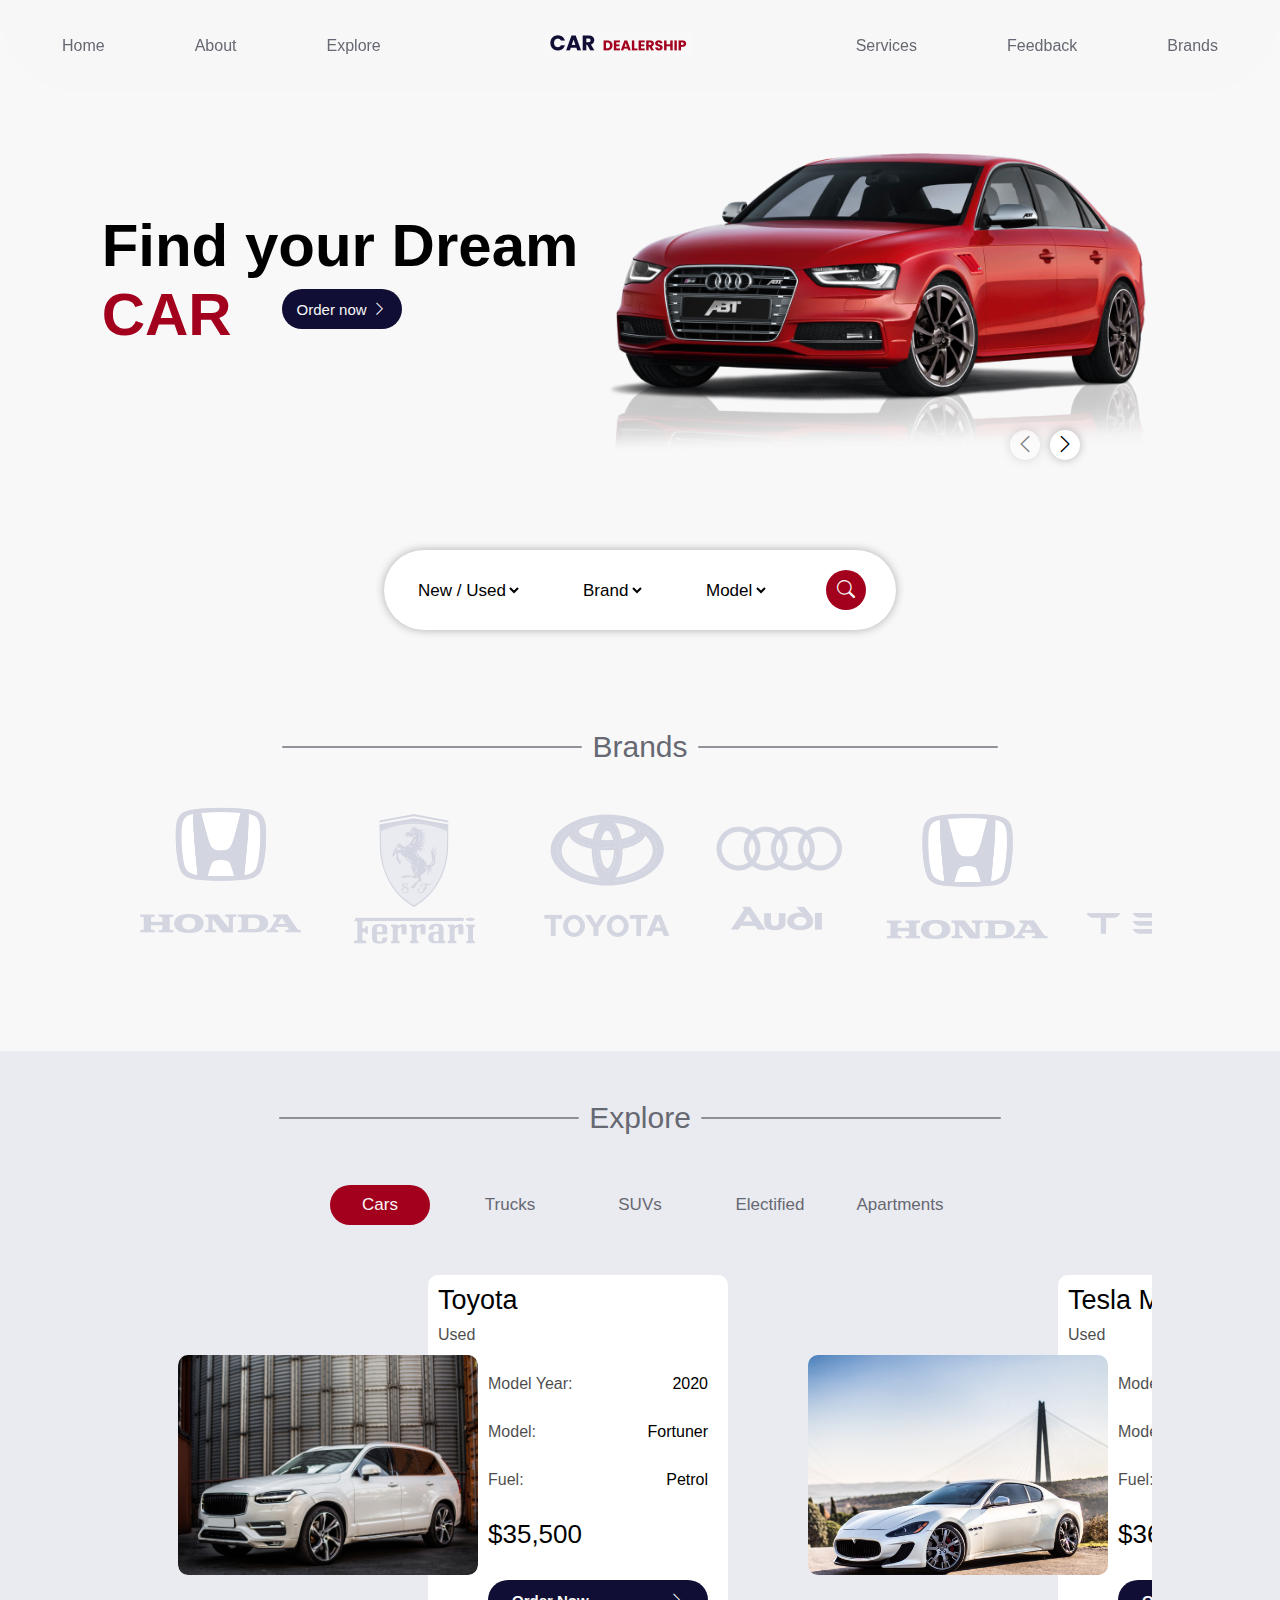
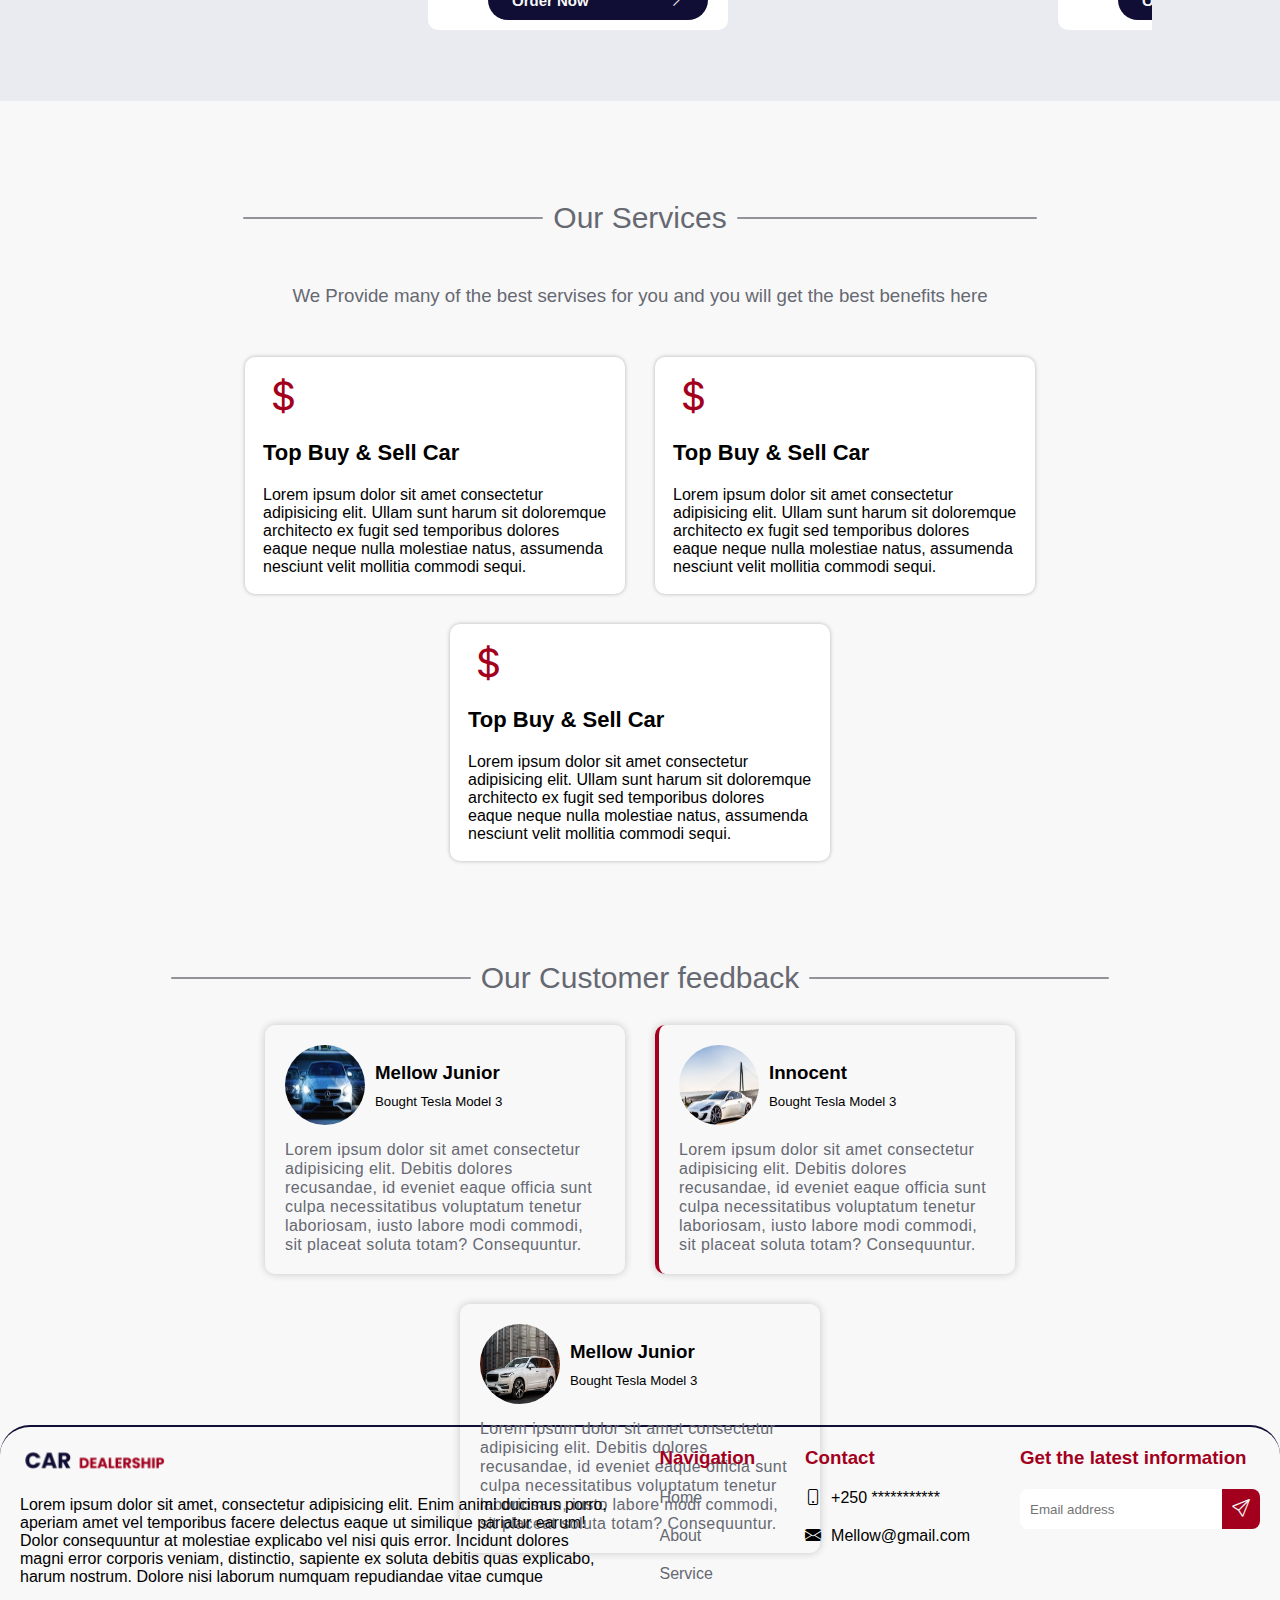
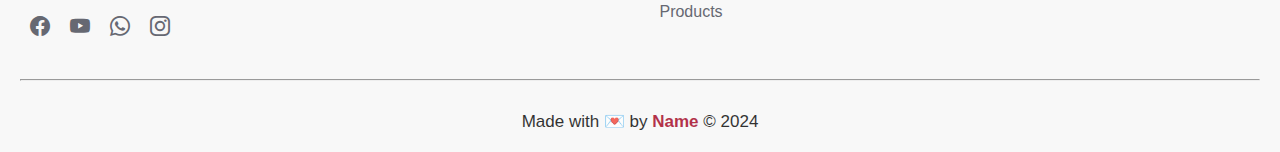
<file: index.html>
<!DOCTYPE html>
<html lang="en">
<head>
    <meta charset="UTF-8">
    <meta name="viewport" content="width=device-width, initial-scale=1.0">
    <title>Cars</title>
    <link rel="stylesheet" href="assets/css/main.css">
    <link rel="stylesheet" href="assets/vendor/icons/bootstrap-icons.css">
</head>
<body>
    <header>
        <nav>
            <div class="nav left-cont">
                <a href="#hero" class="nav-link">Home</a>
                <a href="#feedback" class="nav-link">About</a>
                <a href="#product" class="nav-link">Explore</a>
            </div>
            <div class="middel-cont">
                <img src="assets/img/logo.png" alt="logo-img">
            </div>
            <div class="nav right-cont">
                <a href="#product" class="nav-link">Services</a>
                <a href="#feedback" class="nav-link">Feedback</a>
                <a href="#brands" class="nav-link">Brands</a>
            </div>
        </nav>
    </header>

    <section class="hero" id="hero">
        <div class="text">
            <h3>
                Find your Dream<br><span>CAR</span>
                <button class="btn-drk">Order now <i class="bi bi-chevron-right"></i></button>
            </h3>
        </div>
        <div class="img-cont"></div>
        <div class="controls">
            <button class="control-left disabled"><i class="bi bi-chevron-left"></i></button>
            <button class="control-right"><i class="bi bi-chevron-right"></i></button>
        </div>

    </section>

    <section class="filter-cont">
        <div class="filter">
            <div class="filter-options">
                <select>
                    <option value="">New / Used</option>
                </select>
            </div>

            <div class="filter-options">
                <select>
                    <option value="">Brand</option>
                </select>
            </div>

            <div class="filter-options">
                <select>
                    <option value="">Model</option>
                </select>
            </div>

            <button class="search-btn"><i class="bi bi-search"></i></button>
        </div>
    </section>

    <section class="brands-section" id="brands">
        <div class="content">
            <div class="title">
                <div class="line"></div>
                <h3>Brands</h3>
                <div class="line"></div>
            </div>

            <div class="brands-container">
                <img src="assets/img/brands/b1.png" alt="brand-img">
                <img src="assets/img/brands/b2.png" alt="brand-img">
                <img src="assets/img/brands/b3.png" alt="brand-img">
                <img src="assets/img/brands/b4.png" alt="brand-img">
                <img src="assets/img/brands/b5.png" alt="brand-img">
                <img src="assets/img/brands/b6.png" alt="brand-img">
            </div>
        </div>
    </section>

    <section class="products-section" id="product">
        <div class="content">
            <div class="title">
                <div class="line"></div>
                <h3>Explore</h3>
                <div class="line"></div>
            </div>

            <div class="filters">
                <a href="#" class="filter active">Cars</a>
                <a href="#" class="filter">Trucks</a>
                <a href="#" class="filter">SUVs</a>
                <a href="#" class="filter">Electified</a>
                <a href="#" class="filter">Apartments</a>
            </div>

            <div class="products-container">
                <div class="product">
                    <div class="img"><img src="assets/img/pic2.png" alt="product-img"></div>
                    <div class="details">
                        <div class="top">
                            <h3>Toyota </h3>
                            <p class="fade">Used</p>
                        </div>

                        <div class="other">
                            <div class="det">
                                <p class="fade">Model Year:</p>
                                <p>2020</p>
                            </div>

                            <div class="det">
                                <p class="fade">Model:</p>
                                <p>Fortuner</p>
                            </div>

                            <div class="det">
                                <p class="fade">Fuel:</p>
                                <p>Petrol</p>
                            </div>

                            <div class="price">
                                $35,500
                            </div>

                            <button class="btn-drk">Order Now <i class="bi bi-chevron-right"></i></button>
                        </div>
                    </div>
                </div>
                <div class="product">
                    <div class="img"><img src="assets/img/pic3.png" alt="product-img"></div>
                    <div class="details">
                        <div class="top">
                            <h3>Tesla Model 3</h3>
                            <p class="fade">Used</p>
                        </div>

                        <div class="other">
                            <div class="det">
                                <p class="fade">Model Year:</p>
                                <p>2023</p>
                            </div>

                            <div class="det">
                                <p class="fade">Model:</p>
                                <p>LC76</p>
                            </div>

                            <div class="det">
                                <p class="fade">Fuel:</p>
                                <p>Electic</p>
                            </div>

                            <div class="price">
                                $36,620
                            </div>

                            <button class="btn-drk">Order Now <i class="bi bi-chevron-right"></i></button>
                        </div>
                    </div>
                </div>

                <div class="product">
                    <div class="img"><img src="assets/img/pic4.png" alt="product-img"></div>
                    <div class="details">
                        <div class="top">
                            <h3>Mercedes Benz AMG</h3>
                            <p class="fade">New</p>
                        </div>

                        <div class="other">
                            <div class="det">
                                <p class="fade">Model Year:</p>
                                <p>2019</p>
                            </div>

                            <div class="det">
                                <p class="fade">Model:</p>
                                <p>C300</p>
                            </div>

                            <div class="det">
                                <p class="fade">Fuel:</p>
                                <p>Petroleum</p>
                            </div>

                            <div class="price">
                                $50,000
                            </div>

                            <button class="btn-drk">Order Now <i class="bi bi-chevron-right"></i></button>
            </div>
        </div>
        
    </section>

    <section class="services-section" id="service">
        <div class="content">
            <div class="title">
                <div class="line"></div>
                <h3>Our Services</h3>
                <div class="line"></div>
            </div>
            <h3 class="sub-head">We Provide many of the best servises for you and you will get the best benefits here</h3>
            <div class="services-container">
                <div class="service">
                    <i class="bi bi-currency-dollar"></i>
                    <h3>Top Buy & Sell Car</h3>
                    <p>Lorem ipsum dolor sit amet consectetur adipisicing elit. Ullam sunt harum sit doloremque architecto ex fugit sed temporibus dolores eaque neque nulla molestiae natus, assumenda nesciunt velit mollitia commodi sequi.</p>
                </div>

                <div class="service">
                    <i class="bi bi-currency-dollar"></i>
                    <h3>Top Buy & Sell Car</h3>
                    <p>Lorem ipsum dolor sit amet consectetur adipisicing elit. Ullam sunt harum sit doloremque architecto ex fugit sed temporibus dolores eaque neque nulla molestiae natus, assumenda nesciunt velit mollitia commodi sequi.</p>
                </div>

                <div class="service">
                    <i class="bi bi-currency-dollar"></i>
                    <h3>Top Buy & Sell Car</h3>
                    <p>Lorem ipsum dolor sit amet consectetur adipisicing elit. Ullam sunt harum sit doloremque architecto ex fugit sed temporibus dolores eaque neque nulla molestiae natus, assumenda nesciunt velit mollitia commodi sequi.</p>
                </div>
                
            </div>
        </div>
    </section>

    <section class="feedback-section" id="feedback">
        <div class="content">
            <div class="title">
                <div class="line"></div>
                <h3>Our Customer feedback</h3>
                <div class="line"></div>
            </div>

            <div class="feedback-container">
                
                <div class="feedback">
                    <div class="profile">
                        <img src="assets/img/pic4.png" alt="profile-img">
                        <div class="profile-details">
                            <h3>Mellow Junior</h3>
                            <h5>Bought Tesla Model 3 </h5>
                        </div>
                    </div>
                    <p>Lorem ipsum dolor sit amet consectetur adipisicing elit. Debitis dolores recusandae, id eveniet eaque officia sunt culpa necessitatibus voluptatum tenetur laboriosam, iusto labore modi commodi, sit placeat soluta totam? Consequuntur.</p>
                </div>

                <div class="feedback active">
                    <div class="profile">
                        <img src="assets/img/pic3.png" alt="profile-img">
                        <div class="profile-details">
                            <h3>Innocent</h3>
                            <h5>Bought Tesla Model 3 </h5>
                        </div>
                    </div>
                    <p>Lorem ipsum dolor sit amet consectetur adipisicing elit. Debitis dolores recusandae, id eveniet eaque officia sunt culpa necessitatibus voluptatum tenetur laboriosam, iusto labore modi commodi, sit placeat soluta totam? Consequuntur.</p>
                </div>
                
                <div class="feedback">
                    <div class="profile">
                        <img src="assets/img/pic2.png" alt="profile-img">
                        <div class="profile-details">
                            <h3>Mellow Junior</h3>
                            <h5>Bought Tesla Model 3 </h5>
                        </div>
                    </div>
                    <p>Lorem ipsum dolor sit amet consectetur adipisicing elit. Debitis dolores recusandae, id eveniet eaque officia sunt culpa necessitatibus voluptatum tenetur laboriosam, iusto labore modi commodi, sit placeat soluta totam? Consequuntur.</p>
                </div>
                
            </div>
        </div>
    </section>

    <footer class="footer">
        <div class="pts">
            <div class="pt pt-1">
                <img src="assets/img/logo.png" alt="logo-img">
                <p>Lorem ipsum dolor sit amet, consectetur adipisicing elit. Enim animi ducimus porro, aperiam amet vel temporibus facere delectus eaque ut similique pariatur earum! Dolor consequuntur at molestiae explicabo vel nisi quis error. Incidunt dolores magni error corporis veniam, distinctio, sapiente ex soluta debitis quas explicabo, harum nostrum. Dolore nisi laborum numquam repudiandae vitae cumque </p>
                <div class="social-links">
                    <a href="#"><i class="bi bi-facebook"></i></a>
                    <a href="#"><i class="bi bi-youtube"></i></a>
                    <a href="#"><i class="bi bi-whatsapp"></i></a>
                    <a href="#"><i class="bi bi-instagram"></i></a>
                </div>
            </div>
            <div class="pt pt-2">
                <h3><span>Navigation</span></h3>
                <div class="navs">
                    <a href="#hero">Home</a>
                    <a href="#contact">About</a>
                    <a href="#portifolio">Service</a>
                    <a href="#portifolio">Products</a>
                </div>
            </div>
            <div class="pt pt-3">
                <h3><span>Contact</span></h3>
                <div class="navs">
                    <p><i class="bi bi-phone"></i> +250 ***********</p>
                    <p><i class="bi bi-envelope-fill"></i> Mellow@gmail.com</p>
                </div>
            </div>
            <div class="pt pt-4">
                <h3><span>Get the latest information</span></h3>
                <div class="inp-group">
                    <input type="email" placeholder="Email address">
                    <button><i class="bi bi-send"></i></button>
                </div>
            </div>
        </div>

        <hr>
        
        <p class="footer-text">Made with 💌 by <b><span>Name</span></b> &copy; 2024</p>
    </footer>
</body>
</html>
</file>
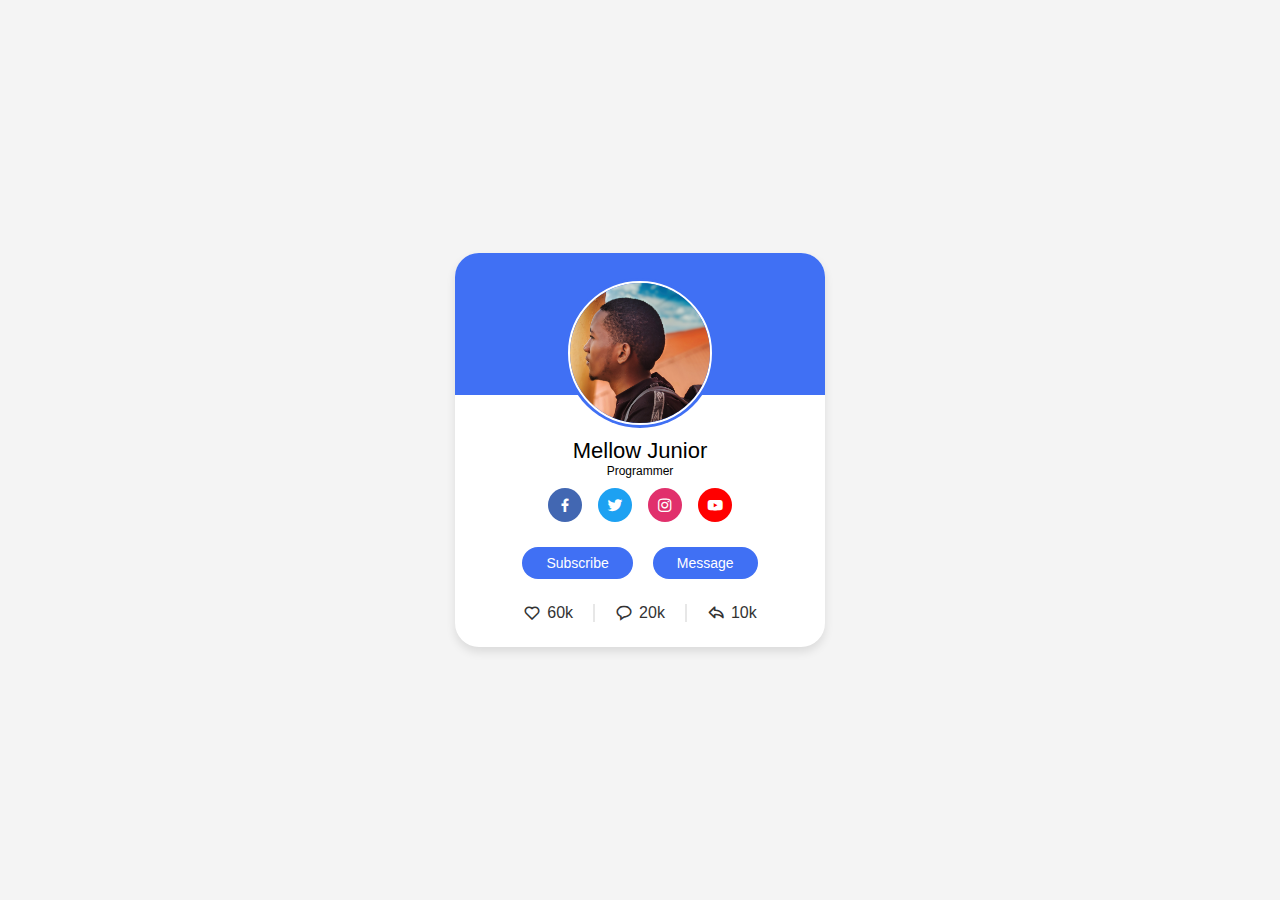
<file: @tut/index.html>
<!DOCTYPE html>
<html>
<head>
	<meta charset="utf-8">
	<meta name="viewport" content="width=device-width, initial-scale=1">
	<title>Profile Card</title>
	<link rel="stylesheet" type="text/css" href="main.css">
	<link href='https://unpkg.com/boxicons@2.1.4/css/boxicons.min.css' rel='stylesheet'>

</head>
<body>
	<div class="profile-card">
		<div class="image">
			<img src="profile.jpg" class="profile-img">
		</div>

		<div class="text-data">
			<span class="name">Mellow Junior</span>
			<span class="job">Programmer</span>
		</div>

		<div class="media-buttons">
			<a href="#" class="link" style="background: #4267b2;">
				<i class='bx bxl-facebook'></i>
			</a>
			<a href="#" class="link" style="background: #1da1f2">
				<i class='bx bxl-twitter'></i>
			</a>
			<a href="#" class="link" style="background: #e1306c;">
				<i class='bx bxl-instagram'></i>
			</a>
			<a href="#" class="link" style="background: #ff0000;">
				<i class='bx bxl-youtube'></i>
			</a>
		</div>

		<div class="buttons">
			<button class="button">Subscribe</button>
			<button class="button">Message</button>
		</div>

		<div class="analytics">
			<div class="data">
				<i class='bx bx-heart'></i>
				<span class="number">60k</span>
			</div>
			<div class="data">
				<i class='bx bx-message-rounded'></i>
				<span class="number">20k</span>
			</div>
			<div class="data">
				<i class='bx bx-share'></i>
				<span class="number">10k</span>
			</div>
		</div>
	</div>
</body>
</html>
</file>
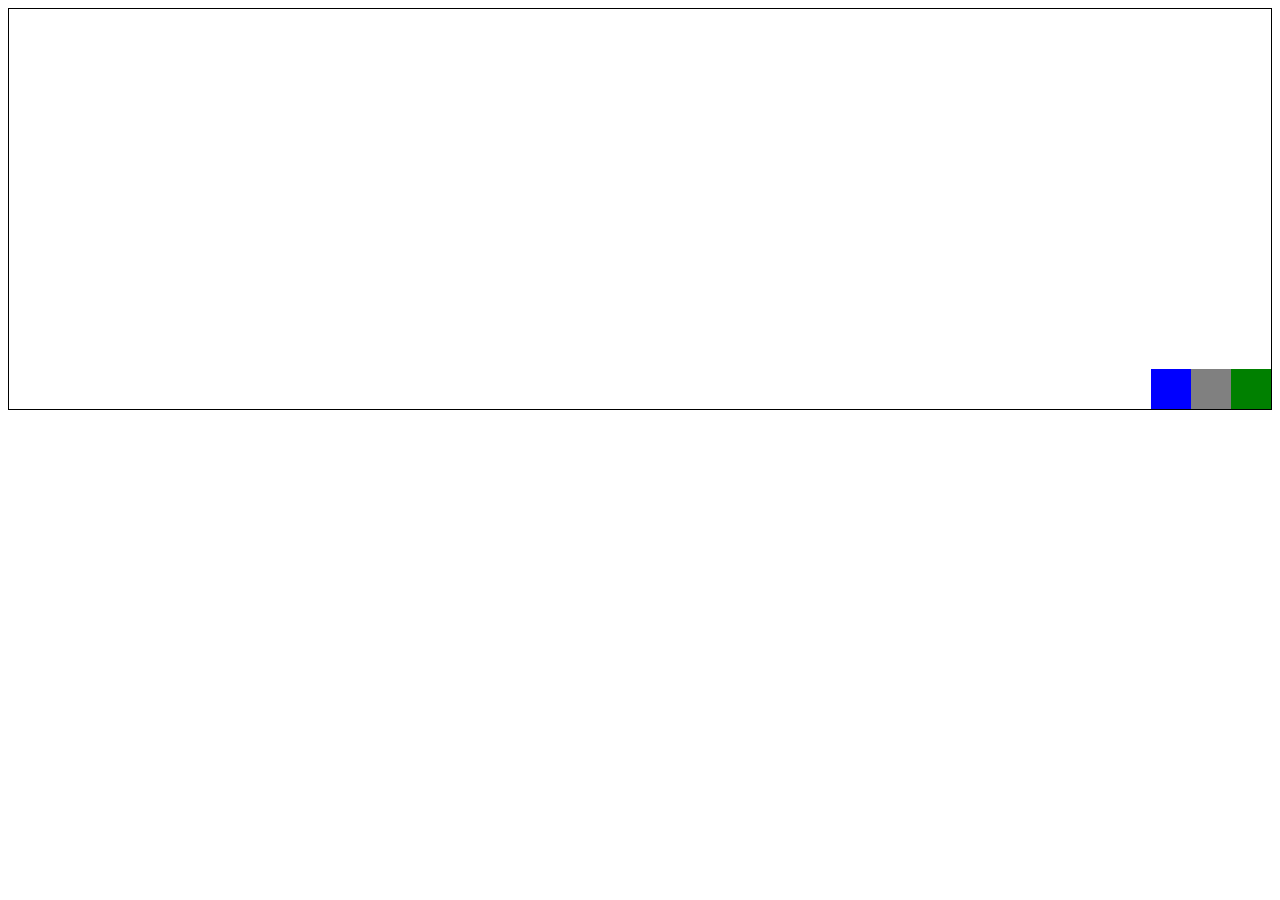
<file: flexbox/index.html>
<!DOCTYPE html>
<html>
<head>
	<meta charset="utf-8">
	<meta name="viewport" content="width=device-width, initial-scale=1">
	<title>Flex box</title>
	<link rel="stylesheet" type="text/css" href="main.css">
</head>
<body>
	<div class="container">
		<div class="box item-1"></div>
		<div class="box item-2"></div>
		<div class="box item-3"></div>
	</div>
</body>
</html>
</file>
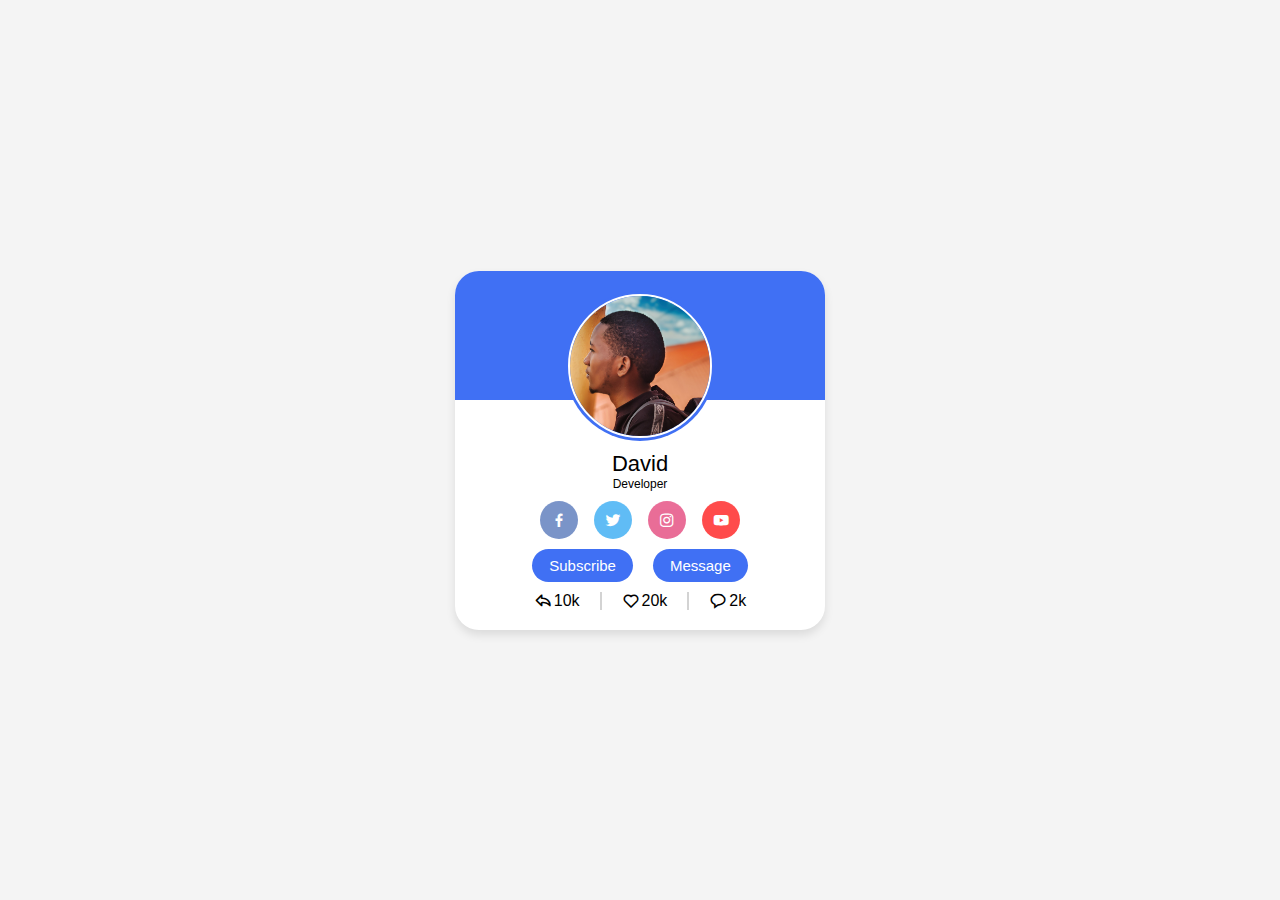
<file: attempts/at_1/index.html>
<!DOCTYPE html>
<html>
<head>
	<meta charset="utf-8">
	<meta name="viewport" content="width=device-width, initial-scale=1">
	<title>Profile Card</title>
	<link rel="stylesheet" type="text/css" href="main.css">
	<link href='https://unpkg.com/boxicons@2.1.4/css/boxicons.min.css' rel='stylesheet'>
</head>
<body>
	<div class="profile-card">
		<div class="image">
			<img src="profile.jpg" class="profile-img">
		</div>

		<div class="text-data">
			<span class="name">David</span>
			<span class="job">Developer</span>
		</div>

		<div class="social">
			<a href="" class="button" style="background: #4267b2;"><i class="bx bxl-facebook"></i></a>
			<a href="" class="button" style="background: #1da1f2"><i class="bx bxl-twitter"></i></a>
			<a href="" class="button" style="background: #e1306c;"><i class="bx bxl-instagram"></i></a>
			<a href="" class="button" style="background: #ff0000;"><i class="bx bxl-youtube"></i></a>
		</div>

		<div class="buttons">
			<button class="button">Subscribe</button>
			<button class="button">Message</button>
		</div>

		<div class="analytics">
			<div class="data">
				<i class="bx bx-share"></i>
				<span class="number">10k</span>
			</div>

			<div class="data">
				<i class="bx bx-heart"></i>
				<span class="number">20k</span>
			</div>

			<div class="data">
				<i class="bx bx-message-rounded"></i>
				<span class="number">2k</span>
			</div>
		</div>
	</div>
</body>
</html>
</file>
<file: assets/css/main.css>
:root{
    --primary: #a2001d;
    --secondary: #100e34;
    --bg: #f8f8f8;
    --bg2: #eaebf0;
    --text: #100e34;
    --nav-text: #666872;
    --rad-sm: 10px;
    --rad-lg: 80px;
    --font: sans-serif;
}
*{
    margin: 0;
    padding: 0;
    box-sizing: border-box;
    font-family: var(--font);
}
body, html{
    background: var(--bg);
    overflow-x: hidden;
    scrollbar-width: thin;
    scroll-behavior: smooth;
}
header{
    display: flex;
    align-items: center;
    justify-content: center;
    position: fixed;
    width: 100%;
    z-index: 300;
    background: rgba(248, 248, 248, 0.1);
    backdrop-filter: blur(20px);
    border-radius: 0 0 var(--rad-lg) var(--rad-lg);
}
header nav{
    display: flex;
    justify-content: space-between;
    align-items: center;
    width: 95%;
    padding: 30px;
}
header nav .nav{
    display: flex;
    align-items: center;
    gap: 90px;
}
nav .nav a{
    text-decoration: none;
    color: var(--nav-text);
}
nav .nav a:hover{
    color: #86878b;
}
.hero{
    display: flex;
    align-items: center;
    justify-content: center;
    height: 500px;
    position: relative;
    margin-top: 50px;
}
.hero .text{
    display: flex;
    align-items: center;
}
.hero .text h3{
    font-size: 60px;
    font-weight: 900;
}
.hero .img-cont{
    content: '';
    background: url('../img/pic1.png');
    background-position: center;
    background-size: cover;
    background-repeat: no-repeat;
    /* flex: 50%; */
    width: 600px;
    height: 300px;   
}
span{
    color: var(--primary);
}
.btn-drk{
    color: var(--bg);
    background: var(--secondary);
    border-radius: var(--rad-lg);
    font-size: 15px;
    font-weight: 400;
    border: none;
    width: 120px;
    height: 40px;
    display: flex;
    gap: 5px;
    justify-content: center;
    align-items: center;
    cursor: pointer;
    transition: .2s all ease;
}
.btn-drk:hover{
    opacity: 0.9;
}
.btn-drk:active{
    transform: translateX(10px);
}
.hero .text .btn-drk{
    position: relative;
    left: 180px;
    bottom: 60px;
}
.hero .controls{
    display: flex;
    gap: 10px;
    position: absolute;
    bottom: 90px;
    right: 200px;
}
.hero .controls button{
    width: 30px;
    height: 30px;
    font-size: 20px;
    border-radius: var(--rad-lg);
    border: none;
    background: #fff;
    box-shadow: 0 0 10px rgba(0, 0, 0, 0.267);
    display: flex;
    align-items: center;
    justify-content: center;
    text-align: center;
    cursor: pointer;
    transition: .2s all ease;
}
.hero .controls .disabled{
    /* color: #666872; */
    opacity: 0.5;
}
.hero .controls button:hover{
    box-shadow: 0 0 2px 4px rgba(0, 0, 0, 0.1);
}
.filter-cont{
    display: flex;
    align-items: center;
    justify-content: center;
}
.filter-cont .filter{
    display: flex;
    align-items: center;
    justify-content: space-between;
    padding: 0 30px;
    border-radius: var(--rad-lg);
    /* gap: 50px; */
    /* background-color: #fff; */
    background-color: #fff;
    box-shadow: 0 0 10px rgba(0, 0, 0, 0.3);
    width: 40%;
    height: 80px;
}
.filter-cont .filter .filter-options{
    /* background-color: yellow; */
    height: 100%;
    display: flex;
    justify-content: center;
    align-items: center;
}
.filter-cont .filter .filter-options select{
    height: 100%;
    width: 100%;
    font-size: 17px;
    background: none;
    border: none;
    cursor: pointer;
}
.filter-cont .filter .search-btn{
    height: 40px;
    width: 40px;
    border-radius: var(--rad-lg);
    border: none;
    font-size: 18px;
    background: var(--primary);
    color: var(--bg);
    cursor: pointer;
    transition: .2s all ease;
}
.filter-cont .filter .search-btn:hover{
    opacity: 0.8;
}
.filter-cont .filter .search-btn:active{
    transform: scale(0.9);
}
.brands-section, .products-section, .services-section, .feedback-section{
    display: flex;
    /* align-items: center; */
    justify-content: center;
    margin: 100px 0;
}
.brands-section .content, .products-section .content, .services-section .content, .feedback-section .content{
    display: flex;
    flex-direction: column;
    gap: 30px;
    width: 80%;
}
.title{
    display: flex;
    align-items: center;
    justify-content: center;
    gap: 10px;
}
.title h3{
    font-size: 30px;
    color: var(--nav-text);
    font-weight: 100;
}
.title .line{
    width: 300px;
    height: 2px;
    background: var(--nav-text);
    opacity: 0.7;
    border-radius: var(--rad-lg);
}
.brands-section .content .brands-container{
    display: flex;
    align-items: center;
    gap: 20px;
    overflow-x: auto;
}
.products-section{
    background-color: var(--bg2);
    padding: 50px 0;
    height: 650px;
}
.products-section .filters{
    margin: 20px 0;
    /* width: 70%; */
    /* background-color: red; */
    display: flex;
    align-items: center;
    justify-content: center;
    /* justify-content: space-around; */
    gap: 30px;
}
.products-section .filters .filter{
    text-decoration: none;
    color: var(--nav-text);
    font-size: 17px;
    width: 100px;
    height: 40px;
    display: flex;
    justify-content: center;
    align-items: center;
    border-radius: var(--rad-lg);
}
.products-section .filters .filter.active{
    background: var(--primary);
    color: var(--bg);
}

.products-section .products-container{
    display: flex;
    align-items: center;
    gap: 30px;
    width: 100%;
    overflow-x: auto;
}
.products-section .products-container .product{
    display: flex;
    position: relative;
}
.products-section .product .img{
    position: relative;
    top: 80px;
    left: 50px;
    width: 300px;
    height: 220px;
    border-radius: var(--rad-sm);
}
.products-section .product .img img{
    object-fit: cover;
    border-radius: var(--rad-sm);
    width: 100%;
    height: 100%;
}


.products-section .product .details{
    border-radius: var(--rad-sm);
    padding: 10px;
    height: 355px;
    width: 300px;
    background-color: #fff;
    display: flex;
    flex-direction: column;
    gap: 30px;
    font-weight: 100;
}
.products-section .product .details .top{
    display: flex;
    flex-direction: column;
    gap: 10px;
}
.products-section .product .details .top h3{
    font-size: 27px;
    font-weight: 100;
}

.products-section .product .details .other{
    display: flex;
    flex-direction: column;
    gap: 30px;
    position: absolute;
    /* left: 50px; */
    right: 20px;
    top: 100px;
    width: 220px;
}
.fade{
    opacity: 0.7;
}
.products-section .product .details .other .det{
    display: flex;
    justify-content: space-between
}
.products-section .product .details .other .price{
    font-size: 26px;
}
.products-section .product .details .other .btn-drk{
    width: 100%;
    justify-content: space-between;
    padding: 0px 24px;
    font-weight: 600;
}

.services-section .content .sub-head{
    text-align: center;
    margin: 20px 0;
    font-weight: 100;
    color: var(--nav-text);
}
.services-section .content .services-container{
    width: 100%;
    display: flex;
    align-items: center;
    justify-content: center;
    gap: 30px;
    flex-wrap: wrap;
}
.services-container .service{
    width: 380px;
    background-color: white;
    box-shadow: 0 0 4px rgba(0, 0, 0, 0.267);
    padding: 18px;
    display: flex;
    flex-direction: column;
    gap: 20px;
    border-radius: var(--rad-sm);
    cursor: pointer;
    transition: .4s all ease-in-out;
}
.services-container .service:hover{
    transform: scale(1.04);
    transform: translateY(-10px);
}
.services-container .service i{
    font-size: 40px;
    color: var(--primary);
}
.services-container .service h3{
    font-size: 22px;
}
.services-container .service p{
    font-weight: 100;
}

.feedback-section .content .feedback-container{
    display: flex;
    align-items: center;
    justify-content: center;
    gap: 30px;
    width: 100%;
    height: 300px;
    flex-wrap: wrap;
}
.feedback-section .content .feedback-container .feedback{
    display: flex;
    flex-direction: column;
    gap: 15px;
    width: 360px;
    box-shadow: 0 0 8px rgba(0, 0, 0, 0.2);
    border-radius: var(--rad-sm);
    padding: 20px;
    cursor: pointer;
    transition: .2s all ease-in-out;
}

.feedback-section .content .feedback-container .active{
    border-left: 4px solid var(--primary);
}

.feedback-container .feedback .profile{
    display: flex;
    align-items: center;
    gap: 10px;
}
.feedback-container .feedback .profile img{
    width: 80px;
    height: 80px;
    border-radius: var(--rad-lg);
}
.feedback-container .feedback .profile .profile-details{
    display: flex;
    flex-direction: column;
    gap: 10px;
}
.profile-details h5{
    font-weight: 100;
}
.feedback-container .feedback p{
    font-weight: 100;
    line-height: 19px;
    letter-spacing: 0.4px;
    color: var(--nav-text);
}

.feedback-section .content .feedback-container .feedback:hover{
    transform: translateY(-10px);
}
footer{
    /* background: rgba(0, 0, 0, 0.9); */
    /* color: var(--bg); */
    border-top: 2px solid var(--secondary);
    display: flex;
    flex-direction: column;
    gap: 30px;
    padding: 20px;
    border-radius: 30px 30px 0 0;
  }
  
  footer .pts{
    display: flex;
    gap: 50px;
  }
  .pt img{
    width: 150px;
  
  }
  .pt{
    display: flex;
    flex-direction: column;
    flex: 50%;
    gap: 20px;
  }
  .pt .navs{
    display: flex;
    flex-direction: column;
    gap: 20px;
  }
  .pt .navs p{
    display: flex;
    gap: 10px;
  }
  .pt .navs a{
    color: var(--nav-text);
    text-decoration: none;
    transition: .2s all ease;
  }
  .pt .navs a:hover{
    color: var(--primary);
  }
  .pt .social-links{
    /* color: var(--nav-text); */
    display: flex ;
    flex-direction: row;
    align-items: center;
  }
  .pt .social-links a{
    color: var(--nav-text);
    font-size: 20px;
    transition: .1s all ease;
    padding: 10px;
  }
  .pt .social-links a:hover{
    color: var(--primary);
    transform: translateY(-10px);
  }
  .inp-group{
    display: flex;
    height: 40px;
    width: 240px;
  }
  .inp-group input{
    width: 100%;
    border-radius: 8px 0 0 8px;
    outline: 0;
    padding: 0 10px;
    border: 2px solid black;
  }
  .inp-group button{
    border-radius: 0 8px 8px 0;
    padding: 10px;
    display: flex;
    align-items: center;
    justify-content: center;
    cursor: pointer;
    background: var(--primary);
    color: var(--bg);
    font-size: 18px;
    transition: .2s all ease;
  }
  .inp-group button:hover{
    opacity: 0.8;
  }
  .inp-group button:active{
    opacity: 0.9;
  }
  .inp-group input, .inp-group button{
    border: none;
  }
  .pt-1{
    flex: 65%;
  }
  .pt-2{
    flex: 5%;
  }
  .pt-3{
    flex: 5%;
  }
  .pt-4{
    flex: 25%;
  }
  
  .footer-text{
    text-align: center;
    opacity: 0.8;
    font-size: 17px;
  }
</file>
<file: @tut/main.css>
*{
	margin: 0;
	padding: 0;
	box-sizing: border-box;
	font-family: sans-serif;
}
body{
	height: 100vh;
	display: flex;
	align-items: center;
	justify-content: center;
	background-color: #f4f4f4;
}
.profile-card{
	display: flex;
	flex-direction: column;
	align-items: center;
	max-width: 370px;
	width: 100%;
	background: #fff;
	border-radius: 24px;
	padding: 25px;
	box-shadow: 0 5px 10px rgba(0, 0, 0, 0.1);
	position: relative;
}
.profile-card::before{
	content: '';
	position: absolute;
	top: 0;
	left: 0;
	height: 36%;
	width: 100%;
	border-radius: 24px 24px 0 0;
	background-color: #4070f4;
}
.image {
	position: relative;
	height: 150px;
	width: 150px;
	border-radius: 50%;
	background-color: #4070f4;
	padding: 3px;
	margin-bottom: 10px;
}
.image .profile-img{
	height: 100%;
	width: 100%;
	object-fit: cover;
	border-radius: 50%;
	border: 2px solid #fff;
}
.profile-card .text-data{
	display: flex;
	flex-direction: column;
	align-items: center;
/*	color: #333;*/
}
.text-data .name{
	font-size: 22px;
	font-weight: 500;
}
.text-data .job{
	font-size: 12px;
	font-weight: 200;
}
.profile-card .media-buttons{
	display: flex;
	align-items: center;
	margin-top: 10px;
}
.media-buttons .link{
	display: flex;
	align-items: center;
	justify-content: center;
	color: #fff;
	font-size: 18px;
	width: 34px;
	height: 34px;
	border-radius: 50%;
	margin: 0 8px;
	background-color: #4070f4;
	text-decoration: none;
}
.profile-card .buttons{
	display: flex;
	align-items: center;
	margin-top: 25px;
}
.buttons .button{
	color: #fff;
	font-size: 14px;
	font-weight: 400;
	border: none;
	border-radius: 24px;
	margin: 0 10px;
	padding: 8px 24px;
	background-color: #4070f4;
	cursor: pointer;
	transition: all 0.3s ease;
}
.buttons .button:hover{
	background-color: #0e4bf1;
}
.profile-card .analytics{
	display: flex;
	align-items: center;
	margin-top: 25px;
}

.analytics .data{
	display: flex;
	align-items: center;
	color: #333;
	padding: 0 20px;
	border-right: 2px solid #e7e7e7;
}
.data i{
	font-size: 18px;
	margin-right: 6px;
}
.data:last-child{
	border-right: none;
}
</file>
<file: flexbox/main.css>
.container{
	height: 400px;
	border: 1px solid;
	display: flex;
	justify-content: flex-end;
	align-items: flex-end;
}
.container .box{
	margin-top: 10px;
	padding: 20px;
}
.item-1{
	background-color: blue;
}
.item-2{
	background-color: grey;
}
.item-3{
	background-color: green;
}
</file>
<file: attempts/at_1/main.css>
*{
	margin: 0;
	padding: 0;
	box-sizing: border-box;
	font-family: sans-serif;
}

body{
	height: 100vh;
	display: flex;
	align-items: center;
	justify-content: center;
	background-color: #f4f4f4;
}

.profile-card{
	display: flex;
	flex-direction: column;
	align-items: center;
	max-width: 370px;
	width: 100%;
	background-color: white;
	border-radius: 24px;
	box-shadow: 0 5px 10px rgba(0, 0, 0, 0.1);
	padding: 20px;
	position: relative;
}
.profile-card::before{
	content: '';
	position: absolute;
	top: 0;
	left: 0;
	background-color: #4070f4;
	border-radius: 24px 24px 0 0;
	width: 100%;
	height: 36%;
}
.image {
	position: relative;
	height: 150px;
	width: 150px;
	border-radius: 50%;
	background-color: #4070f4;
	padding: 3px;
	margin-bottom: 10px;
}

.image .profile-img{
	width: 100%;
	height: 100%;
	object-fit: cover;
	border-radius: 50%;
	border: 2px solid white;
}

.text-data{
	display: flex;
	flex-direction: column;
	align-items: center;
}

.text-data .name{
	font-size: 22px;
	font-weight: 500;
}
.text-data .job{
	font-size: 12px;
	font-weight: 200;
}

.social {
	display: flex;
	align-items: center;
	margin-top: 10px;
}
.social .button{
	display: flex;
	align-items: center;
	color: white;
	padding: 10px;
	font-size: 18px;
	border-radius: 50%;
	margin: 0 8px;
	background-color: #4070f4;
	text-decoration: none;
	opacity: 0.7;
	transition: all 0.2 ease;
}
.social .button:hover{
	opacity: 1;
}

.buttons{
	display: flex;
	align-items: center;
	margin-top: 10px;
}

.buttons .button{
	font-size: 15px;
	font-weight: 400;
	color: white;
	border: none;
	background-color: #4070f4;
	margin: 0 10px;
	padding: 8px 17px;
	border-radius: 24px;
	cursor: pointer;
	transition: all 0.3s ease;
}

.buttons .button:hover{
	opacity: 0.9;
}
.analytics{
	display: flex;
	align-items: center;
	margin-top: 10px;
}

.analytics .data{
	display: flex;
	align-items: center;
/*	margin: 0 16px;*/
	padding: 0 20px;
	border-right: 2px solid lightgrey;

}

.data i{
	font-size: 18px;
	margin-right: 2px;
}

.data:last-child{
	border-right: none;
}
</file>
